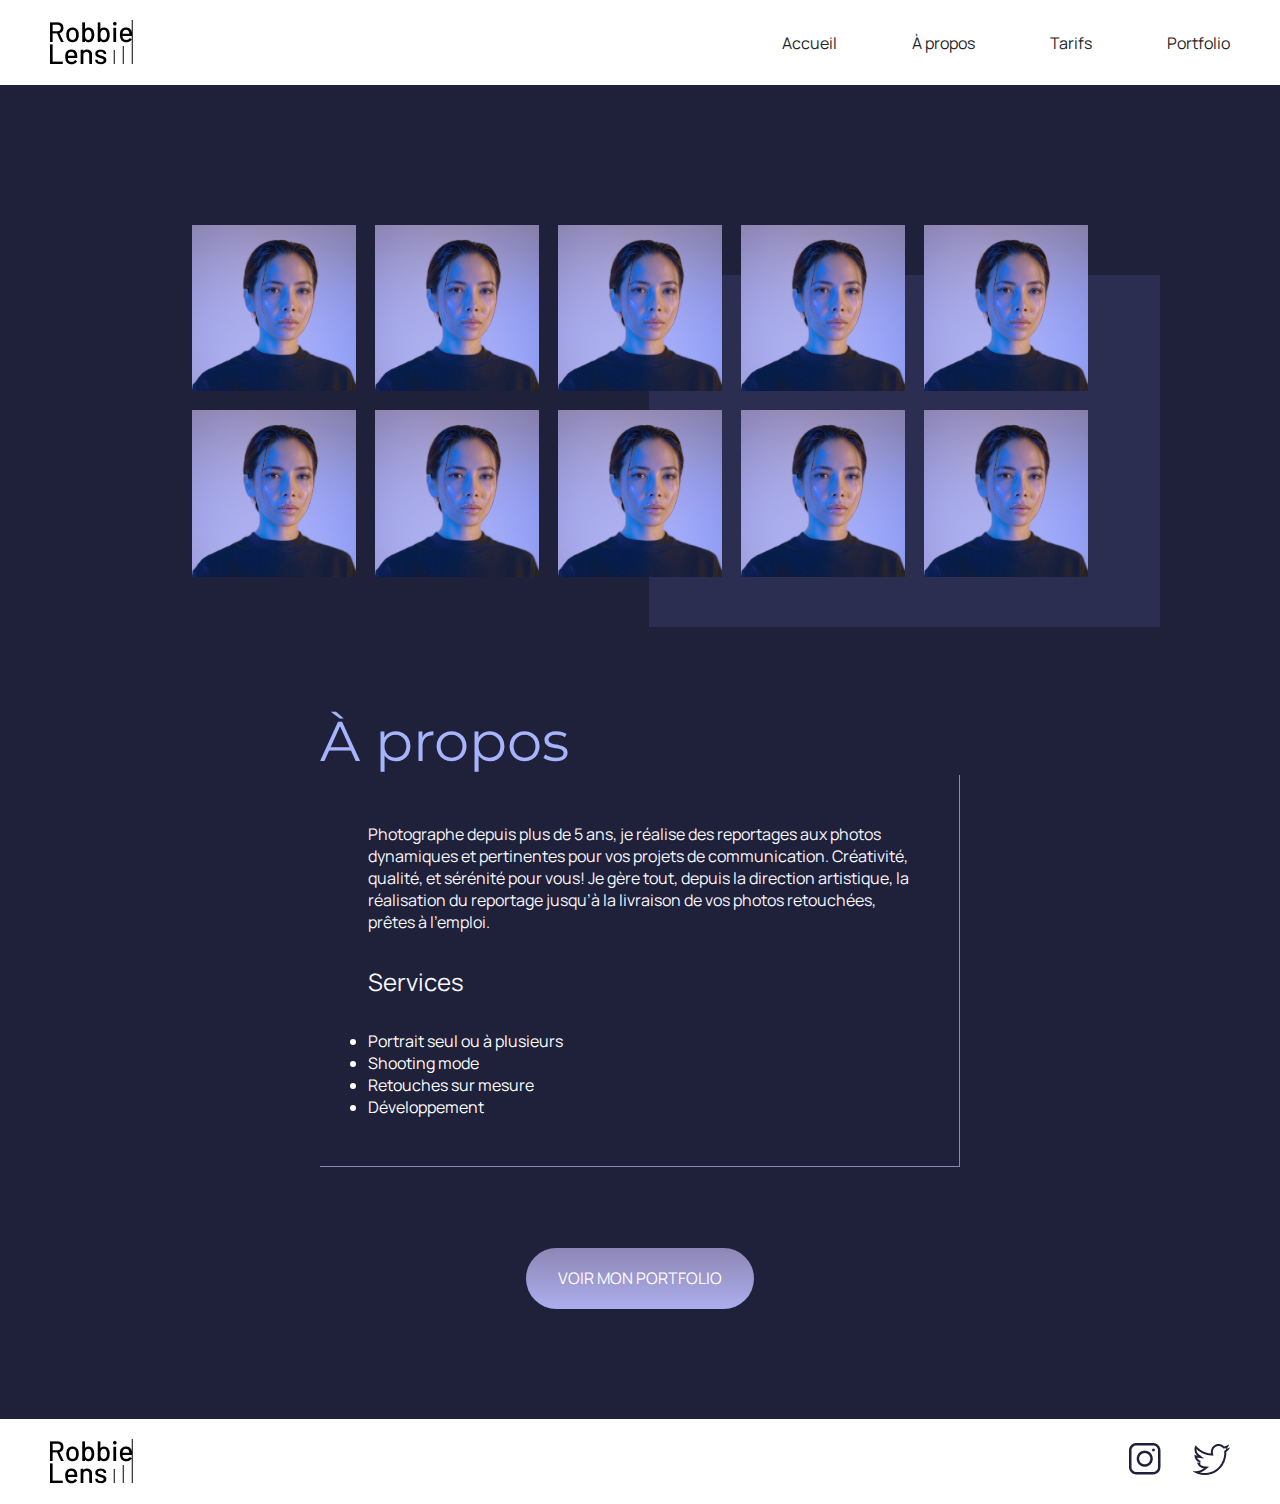
<file: pages/a-propos.html>
<!DOCTYPE html>
<html lang="fr">

<head>
    <meta charset="utf-8" >
    <title>À propos - Robbie Lens Photographie</title>
    <link href="../style/style.css" rel="stylesheet" >
    <link rel="stylesheet" href="../style/a-propos.css">
    <link rel="preconnect" href="https://fonts.googleapis.com">
    <link rel="preconnect" href="https://fonts.gstatic.com" crossorigin>
    <link href="https://fonts.googleapis.com/css2?family=Manrope&family=Montserrat&display=swap" rel="stylesheet">
</head>

<body>
    <header>
        <nav>
          <img src="../images/logo/logo.png" alt="Logo Robbie Lens" >
            <div class="nav_links">
                <a href="../pages/acceuil.html">Accueil</a>
            <a href="../pages/a-propos.html">À propos</a>
            <a href="../pages/tarifs.html">Tarifs</a>
            <a href="..//pages/portfolio.html">Portfolio</a>
          </div>
        </nav>
      </header>
    <main class="a-propos-main">
      <div class="top_container">
        <div class="top_container_gallery">
          <img src="../images/robbie-lens.png" alt="">
          <img src="../images/robbie-lens.png" alt="">
          <img src="../images/robbie-lens.png" alt="">
          <img src="../images/robbie-lens.png" alt="">
          <img src="../images/robbie-lens.png" alt="">
          <img src="../images/robbie-lens.png" alt="">
          <img src="../images/robbie-lens.png" alt="">
          <img src="../images/robbie-lens.png" alt="">
          <img src="../images/robbie-lens.png" alt="">
          <img src="../images/robbie-lens.png" alt="">
        </div>
                  <div class="top_container_rectangle">

        </div>
      </div>
        <section id="a_propos">

            <h1>À propos</h1>
            <div class="carre-contenu">
                <p>
                    Photographe depuis plus de 5 ans, je réalise des reportages aux photos dynamiques et pertinentes
                    pour
                    vos
                    projets de communication. Créativité, qualité, et sérénité pour vous! Je gère tout, depuis la
                    direction
                    artistique, la réalisation du reportage jusqu’à la livraison de vos photos retouchées, prêtes à
                    l’emploi.
                </p>
                <h2>Services</h2>
                <ul>
                    <li>Portrait seul ou à plusieurs</li>
                    <li>Shooting mode</li>
                    <li>Retouches sur mesure</li>
                    <li>Développement</li>
                </ul>
            </div>
            <div class="a_propos_cta">
                <a href="../pages/portfolio.html" class=" cta">VOIR MON PORTFOLIO</a>
            </div>
        </section>
    </main>
    <footer>
        <img src="../images/logo/logo.png" alt="Logo Robbie Lens" />
        <div class="socials">
          <a target="_blank" href="https://www.instagram.com/" class="lien-icone">
            <img src="../images/logo/instagram.png" alt="Logo Instagram"
          /></a>
          <a target="_blank" href="https://twitter.com/" class="lien-icone">
            <img src="../images/logo/twitter.png" alt="Logo Twitter" />
          </a>
        </div>
      </footer>
</body>

</html>
</file>
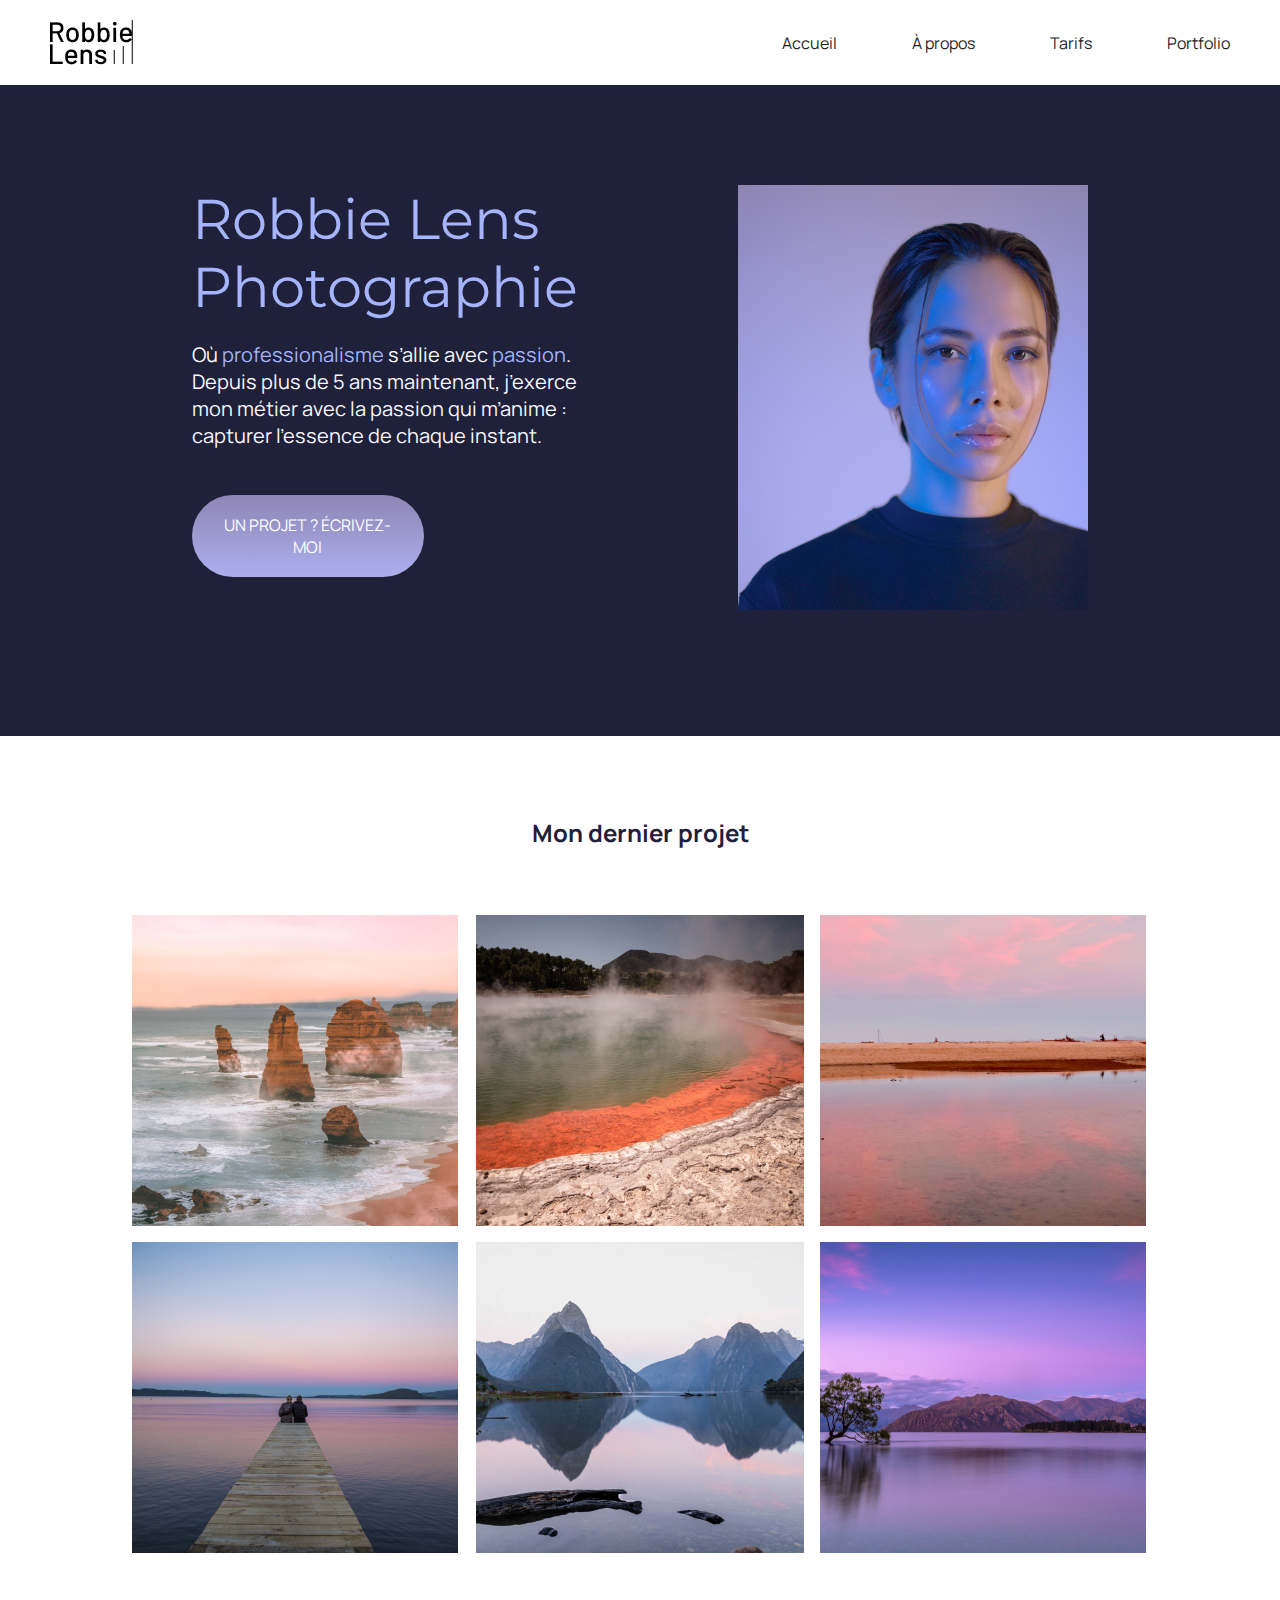
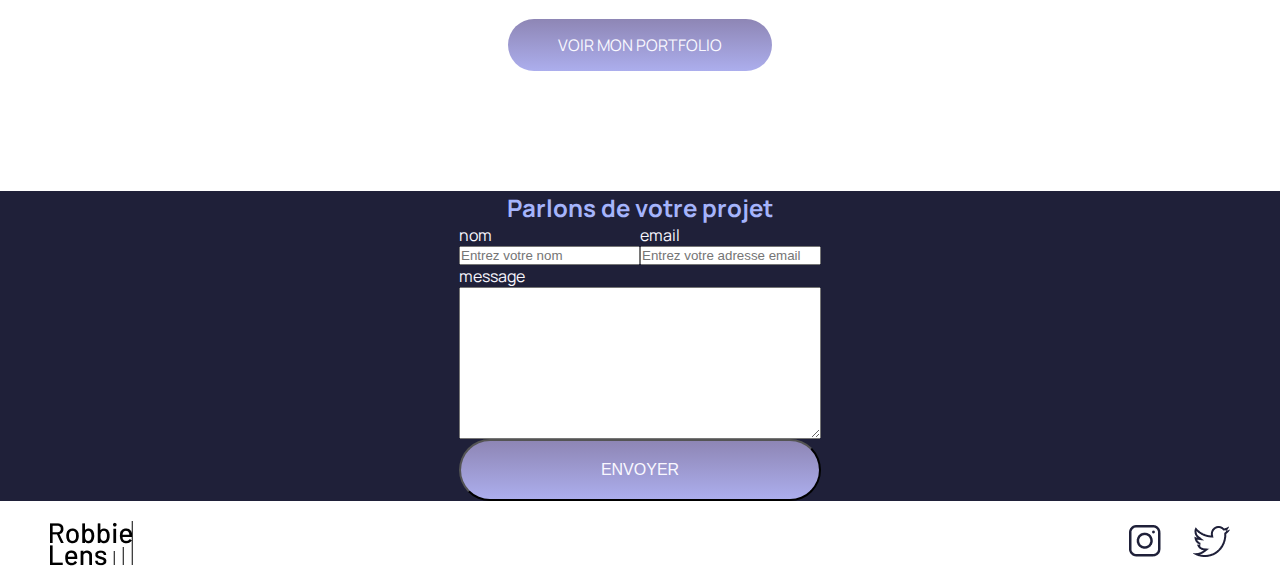
<file: pages/acceuil.html>
<!DOCTYPE html>
<html lang="fr">
  <head>
    <meta charset="utf-8" />
    <title>Accueil - Robbie Lens Photographie</title>
    <link rel="stylesheet" href="../style/style.css" />
    <link rel="stylesheet" href="../style/acceuil.css" />
    <link rel="preconnect" href="https://fonts.googleapis.com" />
    <link rel="preconnect" href="https://fonts.gstatic.com" crossorigin />
    <link
      href="https://fonts.googleapis.com/css2?family=Manrope&family=Montserrat&display=swap"
      rel="stylesheet"
    />
  </head>

  <body>
    <header>
      <nav>
        <img src="../images/logo/logo.png" alt="Logo Robbie Lens" >
          <div class="nav_links">
              <a href="../pages/acceuil.html">Accueil</a>
          <a href="../pages/a-propos.html">À propos</a>
          <a href="../pages/tarifs.html">Tarifs</a>
          <a href="..//pages/portfolio.html">Portfolio</a>
        </div>
      </nav>
    </header>
    <main>
      <section id="acceuil">
        <div class="acceuil_container">
          <div class="acceuil_intro_text">
            <h1>Robbie Lens Photographie</h1>
            <p>
              Où <em>professionalisme</em> s’allie avec <em>passion</em>. Depuis
              plus de 5 ans maintenant, j’exerce mon métier avec la passion qui
              m’anime : capturer l’essence de chaque instant.
            </p>
            <a href="#contact" class="cta">UN PROJET ? ÉCRIVEZ-MOI</a>
          </div>
          <img
            src="../images/robbie-lens.png"
            alt="Portrait avec effet de la photographe Robbie Lens"
          />
        </div>
      </section>

      <section id="dernier_projet">
        <h2>Mon dernier projet</h2>
        <div class="dernier_projet_container">
          <img
            src="../images/photo/Photo_1.png"
            title="Twelve apostles - Australie"
            alt="Twelve apostles - Australie"
          />
          <img
            src="../images/photo/Photo_2.png"
            alt="Wai-O-Tapu - Nouvelle-Zélande"
            title="Wai-O-Tapu - Nouvelle-Zélande"
          />
          <img
            src="../images/photo/Photo_3.png"
            alt="Parc National d’Abel Tasman - Nouvelle-Zélande"
            title="Parc National d’Abel Tasman - Nouvelle-Zélande"
          />
          <img
            src="../images/photo/Photo_4.png"
            alt="Lac Rotorua - Nouvelle-Zélande"
            title="Lac Rotorua - Nouvelle-Zélande"
          />
          <img
            src="../images/photo/Photo_5.png"
            alt="Milford Sound - Nouvelle-Zélande"
            title="Milford Sound - Nouvelle-Zélande"
          />
          <img
            src="../images/photo/Photo_6.png"
            alt="Lac Wanaka - Nouvelle-Zélande"
            title="Lac Wanaka - Nouvelle-Zélande"
          />
        </div>
        <a href="portfolio.html">Voir mon portfolio</a>
      </section>
      <section id="contact">
        <h2>Parlons de votre projet</h2>
        <form action="">
          <div class="input">
            <div class="form-column">
              <label for="nom">nom</label>
              <input
                type="text"
                name="nom"
                id="nom"
                placeholder="Entrez votre nom"
              />
            </div>
            <div class="form-column">
              <label for="email">email</label>
              <input
                type="email"
                name="email"
                id="email"
                placeholder="Entrez votre adresse email"
              />
            </div>
          </div>
          <div class="message">
            <label for="message">message</label>
            <textarea
              name="message"
              id="message"
              
              rows="10" 
            ></textarea>
          </div>
          <button>ENVOYER</button>
        </form>
      </section>
    </main>
    <footer>
      <img src="../images/logo/logo.png" alt="Logo Robbie Lens" />
      <div class="socials">
        <a target="_blank" href="https://www.instagram.com/" class="lien-icone">
          <img src="../images/logo/instagram.png" alt="Logo Instagram"
        /></a>
        <a target="_blank" href="https://twitter.com/" class="lien-icone">
          <img src="../images/logo/twitter.png" alt="Logo Twitter" />
        </a>
      </div>
    </footer>
  </body>
</html>
</file>
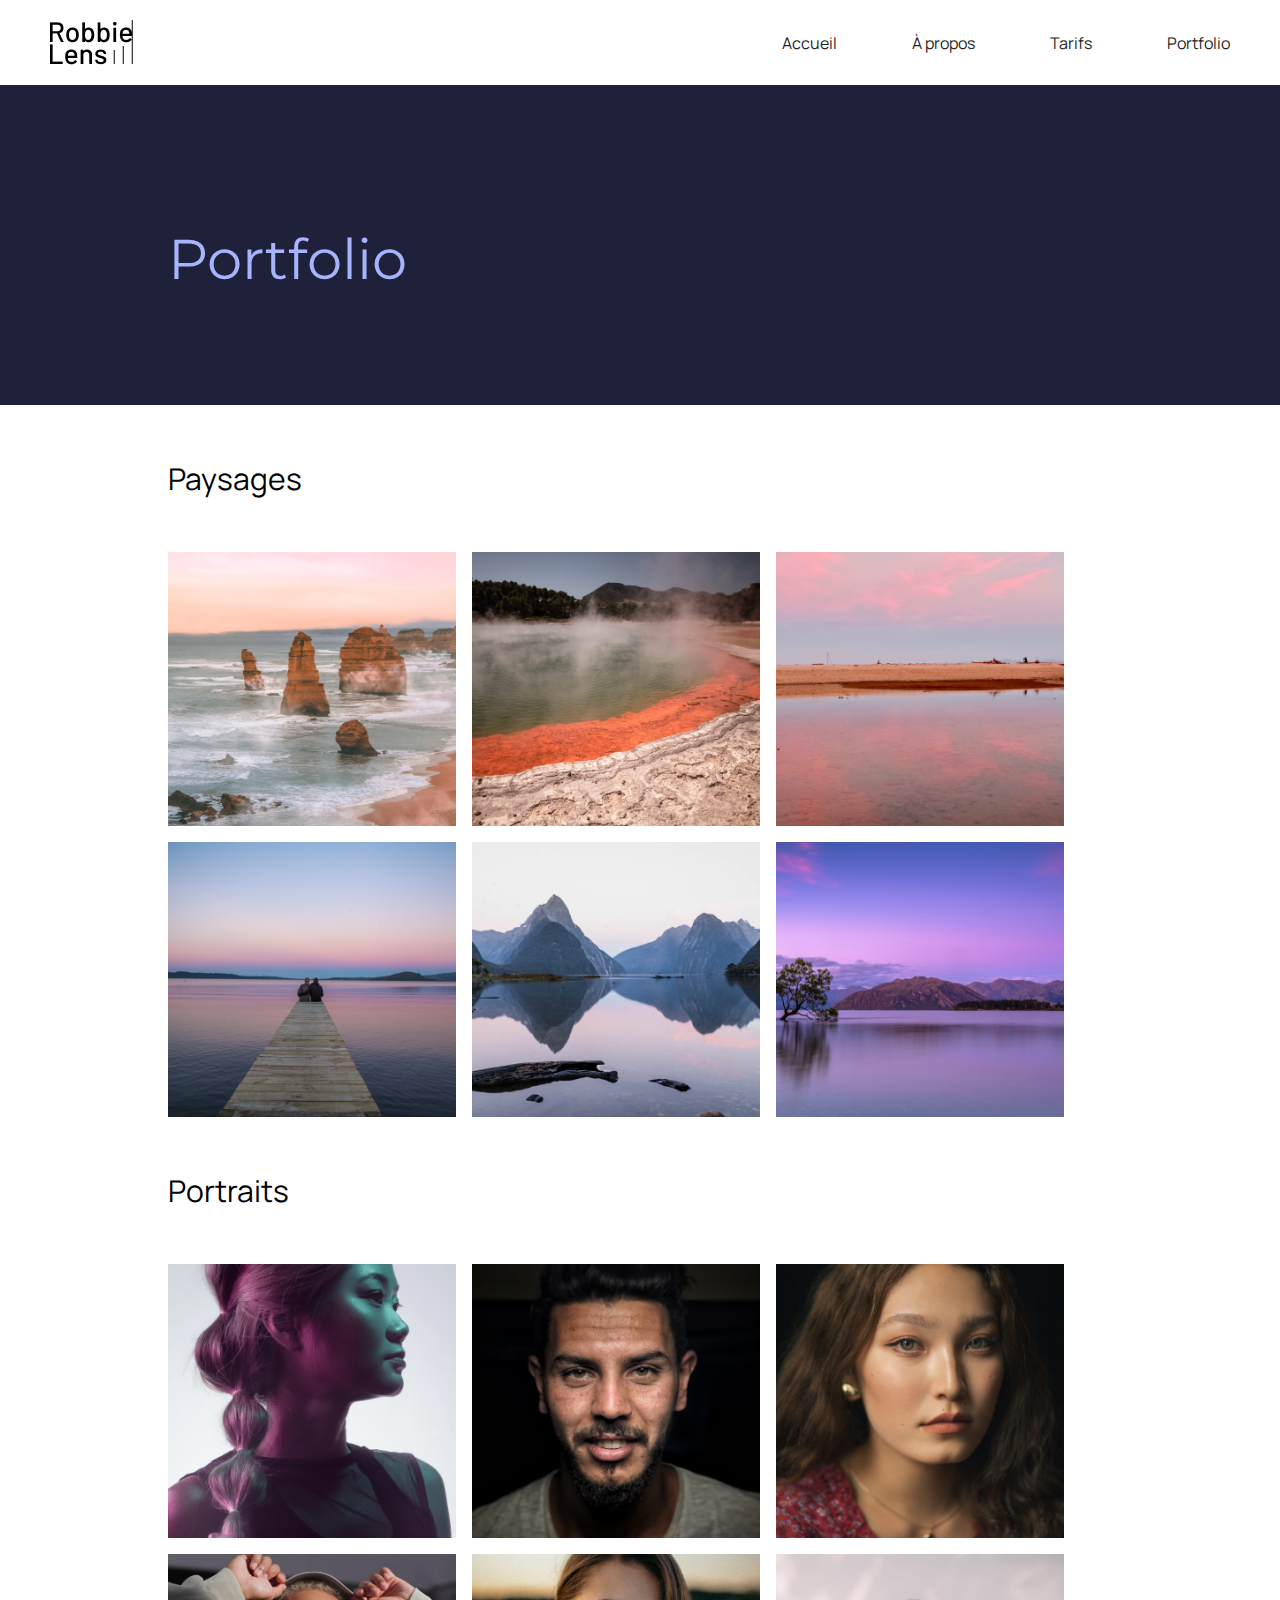
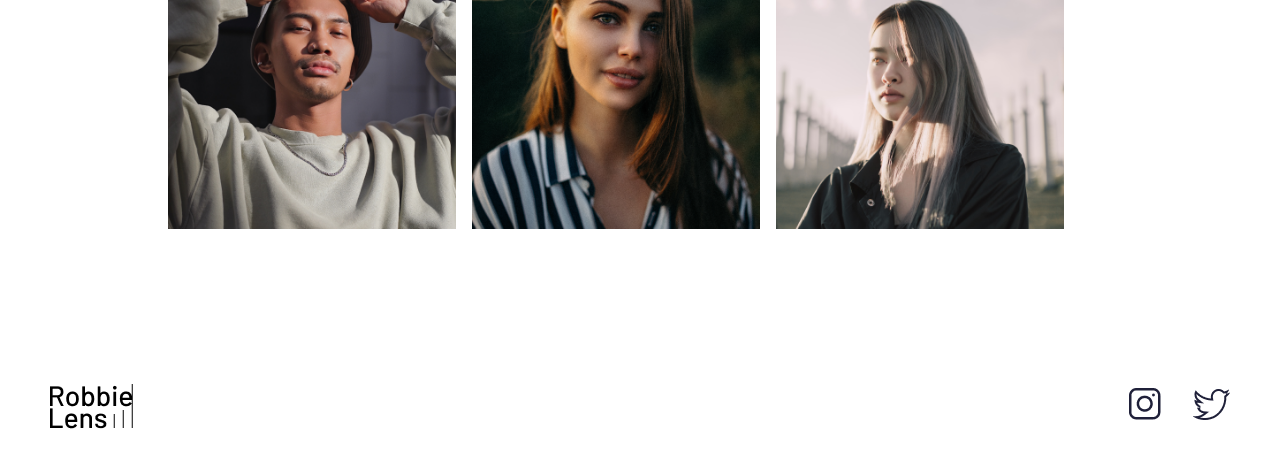
<file: pages/portfolio.html>
<!DOCTYPE html>
<html lang="en">
  <head>
    <meta charset="UTF-8" />
    <meta name="viewport" content="width=device-width, initial-scale=1.0" />
    <link rel="stylesheet" href="../style/style.css" />
    <link rel="stylesheet" href="../style/portfolio.css" />
    <title>Portfolio - Robbie Lens Photographie</title>
  </head>
  <body>
    <header>
      <nav>
        <img src="../images/logo/logo.png" alt="Logo Robbie Lens" >
          <div class="nav_links">
              <a href="../pages/acceuil.html">Accueil</a>
          <a href="../pages/a-propos.html">À propos</a>
          <a href="../pages/tarifs.html">Tarifs</a>
          <a href="..//pages/portfolio.html">Portfolio</a>
        </div>
      </nav>
    </header>
    <main>
      <section id="title">
        <h1>Portfolio</h1>
      </section>
      <section id="gallery">
        <div class="paysages">
          <h2>Paysages</h2>
          <div class="grid_gallery paysages_gallery">
            <img
            src="../images/photo/Photo_1.png"
            title="Twelve apostles - Australie"
            alt="Twelve apostles - Australie"
          />
          <img
            src="../images/photo/Photo_2.png"
            alt="Wai-O-Tapu - Nouvelle-Zélande"
            title="Wai-O-Tapu - Nouvelle-Zélande"
          />
          <img
            src="../images/photo/Photo_3.png"
            alt="Parc National d’Abel Tasman - Nouvelle-Zélande"
            title="Parc National d’Abel Tasman - Nouvelle-Zélande"
          />
          <img
            src="../images/photo/Photo_4.png"
            alt="Lac Rotorua - Nouvelle-Zélande"
            title="Lac Rotorua - Nouvelle-Zélande"
          />
          <img
            src="../images/photo/Photo_5.png"
            alt="Milford Sound - Nouvelle-Zélande"
            title="Milford Sound - Nouvelle-Zélande"
          />
          <img
            src="../images/photo/Photo_6.png"
            alt="Lac Wanaka - Nouvelle-Zélande"
            title="Lac Wanaka - Nouvelle-Zélande"
          />
          </div>
        </div>
        <div class="portraits">
          <h2>Portraits</h2>
          <div class="grid_gallery portraits_gallery">
            <img src="../images/photo/Portrait_1.png" alt="" />
            <img src="../images/photo/Portrait_2.png" alt="" />
            <img src="../images/photo/Portrait_3.png" alt="" />
            <img src="../images/photo/Portrait_4.png" alt="" />
            <img src="../images/photo/Portrait_5.png" alt="" />
            <img src="../images/photo/Portrait_6.png" alt="" />
          
            
          </div>
        </div>
      </section>
    </main>
    <footer>
      <img src="../images/logo/logo.png" alt="Logo Robbie Lens" />
      <div class="socials">
        <a target="_blank" href="https://www.instagram.com/" class="lien-icone">
          <img src="../images/logo/instagram.png" alt="Logo Instagram"
        /></a>
        <a target="_blank" href="https://twitter.com/" class="lien-icone">
          <img src="../images/logo/twitter.png" alt="Logo Twitter" />
        </a>
      </div>
    </footer>
  </body>
</html>
</file>
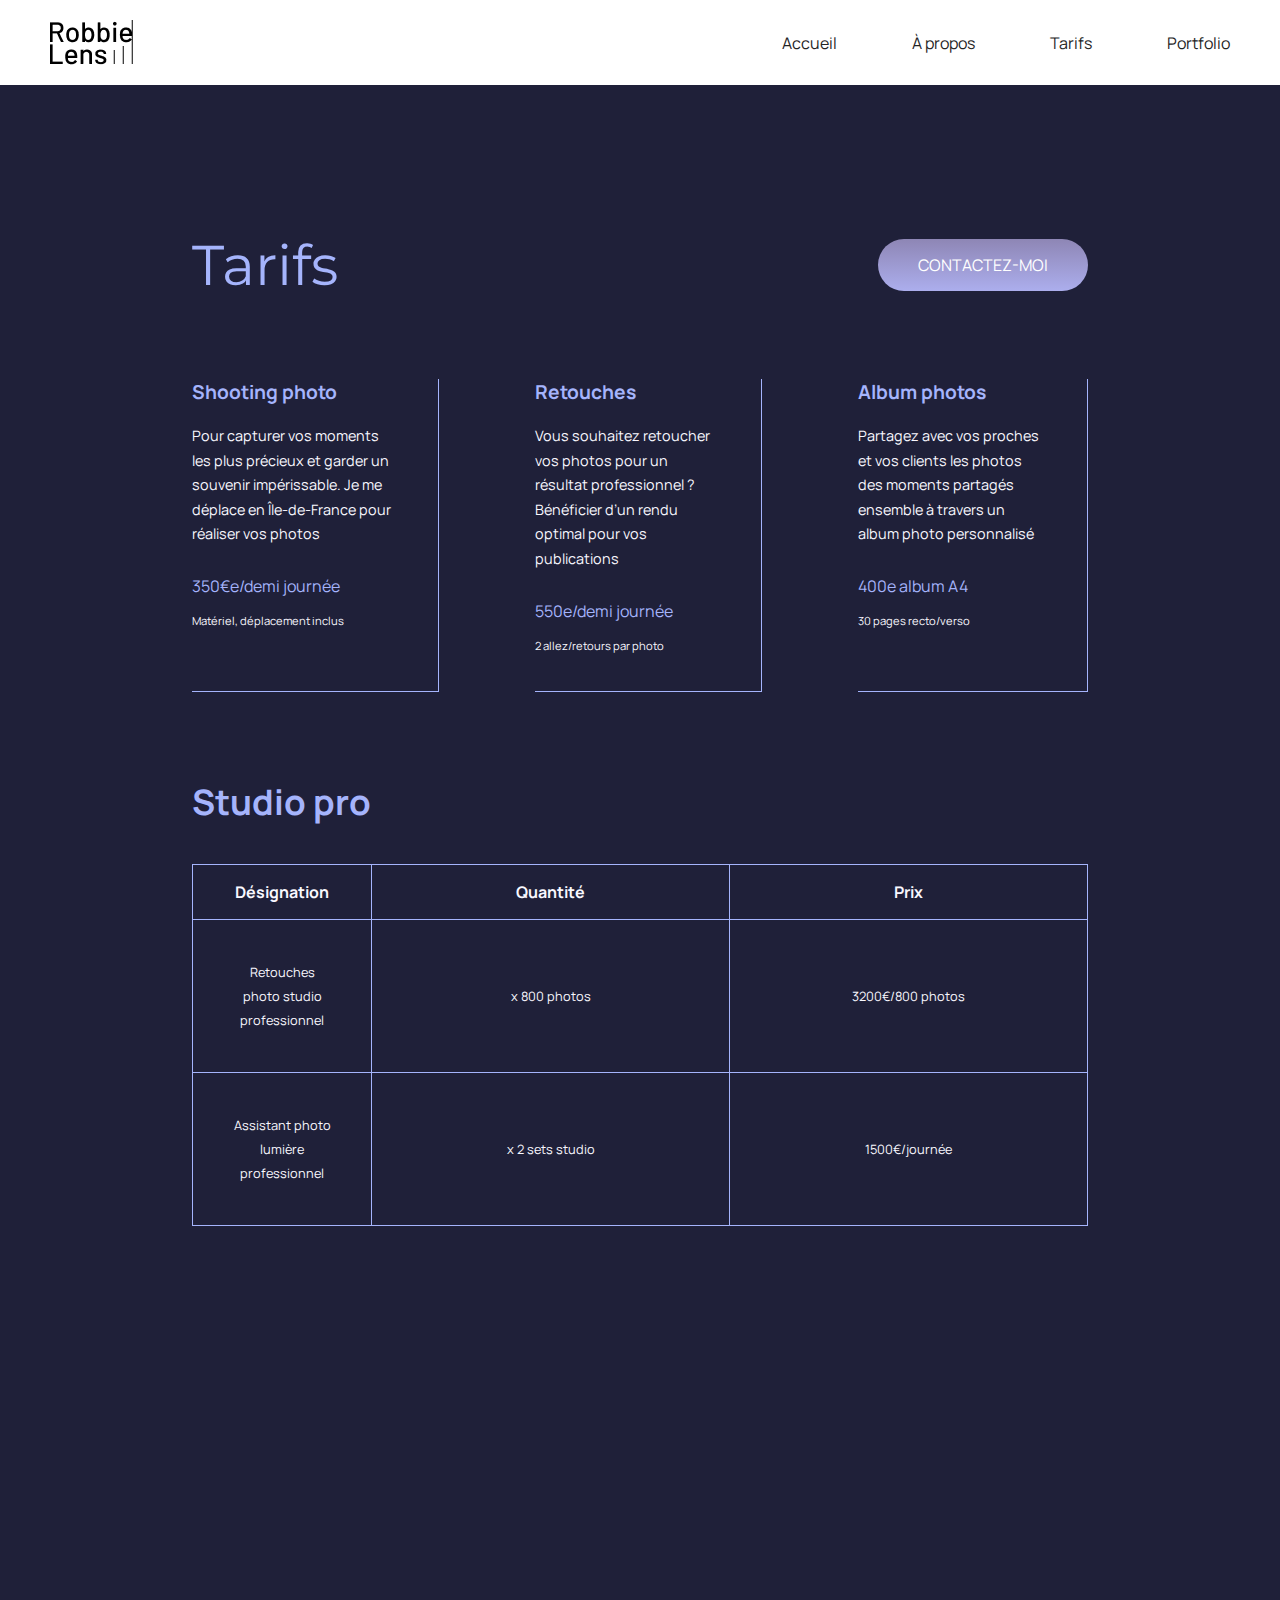
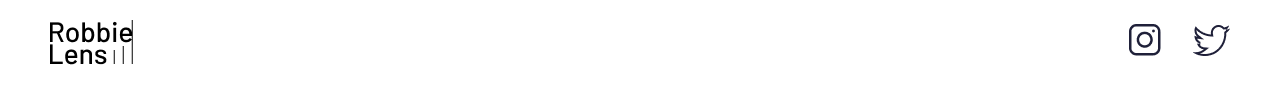
<file: pages/tarifs.html>
<!DOCTYPE html>
<html lang="en">
  <head>
    <meta charset="UTF-8" />
    <meta name="viewport" content="width=device-width, initial-scale=1.0" />
    <link rel="stylesheet" href="../style/style.css" />
    <link rel="stylesheet" href="../style/tarifs.css" />
    <title>Tarifs - Robbie Lens Photographie</title>
    <link rel="shortcut icon" href="/images/" type="image/x-icon" />
  </head>
  <body>
    <header>
      <nav>
        <img src="../images/logo/logo.png" alt="Logo Robbie Lens" >
          <div class="nav_links">
              <a href="../pages/acceuil.html">Accueil</a>
          <a href="../pages/a-propos.html">À propos</a>
          <a href="../pages/tarifs.html">Tarifs</a>
          <a href="..//pages/portfolio.html">Portfolio</a>
        </div>
      </nav>
    </header>
    <main>
      <section id="prestations">
        <div class="prestations_header">
          <h1>Tarifs</h1>
          <a href="acceuil.html#contact">Contactez-moi</a>
        </div>
        <div class="prestations_offre">
          <div>
            <h4>Shooting photo</h4>
            <p class="description">
              Pour capturer vos moments les plus précieux et garder un souvenir
              impérissable. Je me déplace en Île-de-France pour réaliser vos
              photos
            </p>
            <p class="prix">350€e/demi journée</p>
            <p class="information">Matériel, déplacement inclus</p>
          </div>
          <div>
            <h4>Retouches</h4>
            <p class="description">
              Vous souhaitez retoucher vos photos pour un résultat professionnel
              ? Bénéficier d’un rendu optimal pour vos publications
            </p>
            <p class="prix">550e/demi journée</p>
            <p class="information">2 allez/retours par photo</p>
          </div>
          <div>
            <h4>Album photos</h4>
            <p class="description">
              Partagez avec vos proches et vos clients les photos des moments
              partagés ensemble à travers un album photo personnalisé
            </p>
            <p class="prix">400e album A4</p>
            <p class="information">30 pages recto/verso</p>
          </div>
        </div>
      </section>
      <section id="studio_pro">
        <h2>Studio pro</h2>
        <table>
          <thead>
            <tr>
            <th class="width20">Désignation</th>
            <th class="width40">Quantité</th>
            <th class="width40">Prix</th></tr>
          </thead>
          <tbody>
            <tr>
              <td>Retouches photo studio professionnel</td>
              <td>x 800 photos</td>
              <td>3200€/800 photos</td>
            </tr>
            <tr>
              <td>Assistant photo lumière professionnel</td>
              <td>x 2 sets studio</td>
              <td>1500€/journée</td>
            </tr>
          </tbody>
        </table>
      </section>
    </main>
    <footer>
      <img src="../images/logo/logo.png" alt="Logo Robbie Lens" />
      <div class="socials">
        <a target="_blank" href="https://www.instagram.com/" class="lien-icone">
          <img src="../images/logo/instagram.png" alt="Logo Instagram"
        /></a>
        <a target="_blank" href="https://twitter.com/" class="lien-icone">
          <img src="../images/logo/twitter.png" alt="Logo Twitter" />
        </a>
      </div>
    </footer>
  </body>
</html>
</file>
<file: style/style.css>
@import url('https://fonts.googleapis.com/css2?family=Manrope:wght@200..800&family=Montserrat:ital,wght@0,100..900;1,100..900&display=swap');
@import url('/style/style.css');
@import url('/style/acceuil.css');
@import url('/style/tarifs.css');
@import url('/style/portfolio.css');

* {
  box-sizing: border-box;
  margin: 0;
padding: 0;
}

body {
  font-family: 'Manrope', sans-serif;
  font-size: 1em;
  background-color: #1f2039;
  scroll-behavior: smooth;
  width: 100%;
}

header,
  footer {
    background-color: white;
    padding: 1.25rem 3.125rem;
  }
header nav,footer{
display: flex;
justify-content: space-between;
align-items: center;

}
a {
  color: #242424;
  text-decoration: none;
  font-family: 'Manrope';
}
header nav a{
  margin-left: 4.5rem;
}
header nav a:hover {
  color:rgb(136, 119, 119);
  text-decoration: underline #a5b4fc;
  text-underline-offset: 0.3em ;
}

h1 {
  font-size: 3.5em;
  color: #a5b4fc;
  font-family: 'Montserrat', sans-serif;
  font-weight: normal;

}
p{
  color: #f9f8ff;

}
footer .socials img{
  margin-left: 1.8em;
}
</file>
<file: style/a-propos.css>
.top_container{
  width: 70%;
  margin: 8.75rem auto auto auto;
  position: relative;
}
.top_container_gallery{
  display: grid;
  grid-template-columns: repeat(5,1fr);
  grid-template-rows: repeat(2,1fr);
  gap: 1.2rem;
}
.top_container_gallery img{
  width: 100%; 
  height: 100%;
  object-fit: cover;
}
.top_container_rectangle{
  /* width: 38.5rem;
  height: 25.8rem; */
  width:57%;
  height: 100%;
  background: #2C2E51;
  position: absolute;
  top: 3.125rem;
  right: -4.5rem;
  z-index: -1;
}

.lien-icone:hover {
    opacity: 0.5;
  }
  #a_propos{
    width: 50%;
    margin: 8.125rem auto;
  }
  .carre-contenu {
    border-right: 1px solid #8e86b5;
    border-bottom: 1px solid #8e86b5;
    padding: 3rem;
    margin-bottom: 6.3rem;
      }
  
  .carre-contenu h2 {
    margin-top: 2rem;
    font-weight: normal;
  }
  
  .carre-contenu ul {
    margin-top: 2rem;
  }
  .carre-contenu ul li{
color: white;  }
  
 
  
  .a-propos-main {
    width: 100%;
    margin: auto;
  }
.a_propos_cta{
  text-align: center;
}
  .carre-contenu li{
    font-size: 1em;
    font-family: 'Manrope';
    }
</file>
<file: style/acceuil.css>
@import url("/style/style.css");


#acceuil{
  display: flex;
  justify-content: center;
  align-items: center;
}
.acceuil_container {
  width: 70%;
  display: flex;
  margin: 6.25rem auto 7.9rem auto;
overflow: scroll;
}
.acceuil_intro_text {
  display: flex;
  flex-direction: column;
  margin-right: 10rem;
}
.acceuil_intro_text h1 {
  margin-bottom: 1.25rem;
}
.acceuil_intro_text p {
  font-size: 1.25rem;
  color: #f9f8ff;
  margin-bottom: 2.875rem;
}

.acceuil_container img {
  max-width: 100%; 
    height: auto;
    object-fit: cover;
}
em {
  color: #a5b4fc;
  font-style: normal;
}

h2 {
  color: #f9f8ff;
}

li {
  font-size: 1rem;
  font-family: "Manrope";
}

.cta {
  background: linear-gradient(#8e86b5, #acaeed);
  color: white;
  border-radius: 50px;
  padding: 1.2rem 2rem;
  text-align: center;
  width: 60%;
  font-size: 1rem;
}

.cta:hover {
  background: linear-gradient(#696484, #8788ba);
  color: white;
  text-decoration: none;
}
#dernier_projet {
  background: white;
  display: flex;
  flex-direction: column;
  align-items: center;
}
.dernier_projet_container {
  display: grid;
  grid-template-columns: 1fr 1fr 1fr;
  grid-template-rows: 1fr 1fr;
  gap: 1rem;
  margin: 4.125rem auto;
}

.dernier_projet_container img {
  max-width: 100%;
  height: auto;
}

#dernier_projet h2 {
  margin-top: 5rem;
  text-align: center;
  color: #1f2039;
}
#dernier_projet a {
  background: linear-gradient(#8e86b5, #acaeed);
  color: #f9f8ff;
  border-radius: 50px;
  padding: 15px 50px;
  margin-bottom: 7.5rem;
  text-transform: uppercase;
}

#contact {
  background: #1f2039;
  display: flex;
  flex-direction: column;
  align-items: center;
}

#contact h2 {
  color: #a5b4fc;
}
#contact form {
 display: flex;
 flex-direction: column;
}
#contact form label {
  color: #f9f8ff;
}
#contact .input{
display: flex;
}
#contact .form-column{
display: flex;
flex-direction: column;}
#contact .message{
  display: flex;
  flex-direction: column;
}
#contact form button {
  background: linear-gradient(#8e86b5, #acaeed);
font-size: 1rem;
  color: #f9f8ff;
  border-radius: 50px;
  padding: 20px 60px;
}
#contact form button:hover {
  background: linear-gradient(#696484, #8788ba);
  cursor: pointer;
}
</file>
<file: style/portfolio.css>
#title{
    /* width: 100%; */
    height: 20rem;
    position: relative;
}
#title h1{
position: absolute;
top:8.75rem;
left: 10.5rem;
}
#gallery{
    background: white;
    padding-top: 3.3rem;
    padding-bottom: 8.4rem;
}
#gallery h2{
    color: #000;
    font-weight: normal;
    font-size: 1.875rem;
    margin-bottom: 3.3rem;
}
.paysages{
    width: 70%;
margin-left: 10.5rem;
}

.grid_gallery{
    display: grid;
grid-template-columns: repeat(3,1fr);
grid-template-rows: repeat(2,1fr);
gap: 1rem;

}
.paysages_gallery img, .portraits_gallery img{
    width: 100%; 
    height: 100%;
    object-fit: cover;

}
.portraits{
    width: 70%;
    margin: 3.3rem auto auto 10.5rem;

}
</file>
<file: style/tarifs.css>
.prestations_header a{
    color: #fff;
    background: linear-gradient(#8e86b5, #acaeed);
    color: white;
    border-radius: 50px;
    padding: 15px 40px;
    text-align: center;
    text-transform: uppercase;
    }

#prestations{

    margin: 9.125em auto auto auto;
width: 70%;
}

.prestations_header{
    display: flex;
    align-items: center;
    justify-content: space-between;
    margin-bottom: 5rem;
}

.prestations_offre{
    display: flex;
    justify-content: space-between;
    gap: 6rem;

}
.prestations_offre div{
    border-right: 1px solid #A5B4FC ;
    border-bottom: 1px solid #A5B4FC ;
    display: flex;
    flex-direction: column;
    padding-right: 2.4em;
   
}
.prestations_offre div h4{
    color: #A5B4FC;
    font-size: 1.2em;
    margin-bottom: 1em;
}
.prestations_offre .description{
    color: #F9F8FF;
    font-size: 0.9rem;
    margin-bottom: 2em;
    line-height: 1.7em;
}
.prestations_offre .prix{
    color: #A5B4FC;
    margin-bottom: 1em;

}
.prestations_offre .information{
    font-size: 0.7rem;
    margin-bottom: 3.4em;
}

#studio_pro{
    margin: 5.3em auto 23.4em auto;
    width: 70%;
}
#studio_pro h2{
    color: #A5B4FC;
    font-size: 2.2em;
    margin-bottom: 2.375rem;
    
}
#studio_pro table{
    width: 100%;
}
#studio_pro table,td,th,tr{
    border: 1px solid #A5B4FC;
    border-collapse: collapse;
    color: #F9F8FF;
    text-align: center;
    vertical-align: middle;
}
#studio_pro table thead th {
    padding: 1em;
    font-size: 1em;
}
.width20{
    width: 20%;
}
.width40{
    width: 40%;
}
#studio_pro table  td{
    padding: 2.5rem ;
    font-size: 0.8rem;
    line-height: 1.5rem;
}

@media screen and (max-width:1100px){
    .prestations_offre{
flex-direction: column;    }
}
</file>
